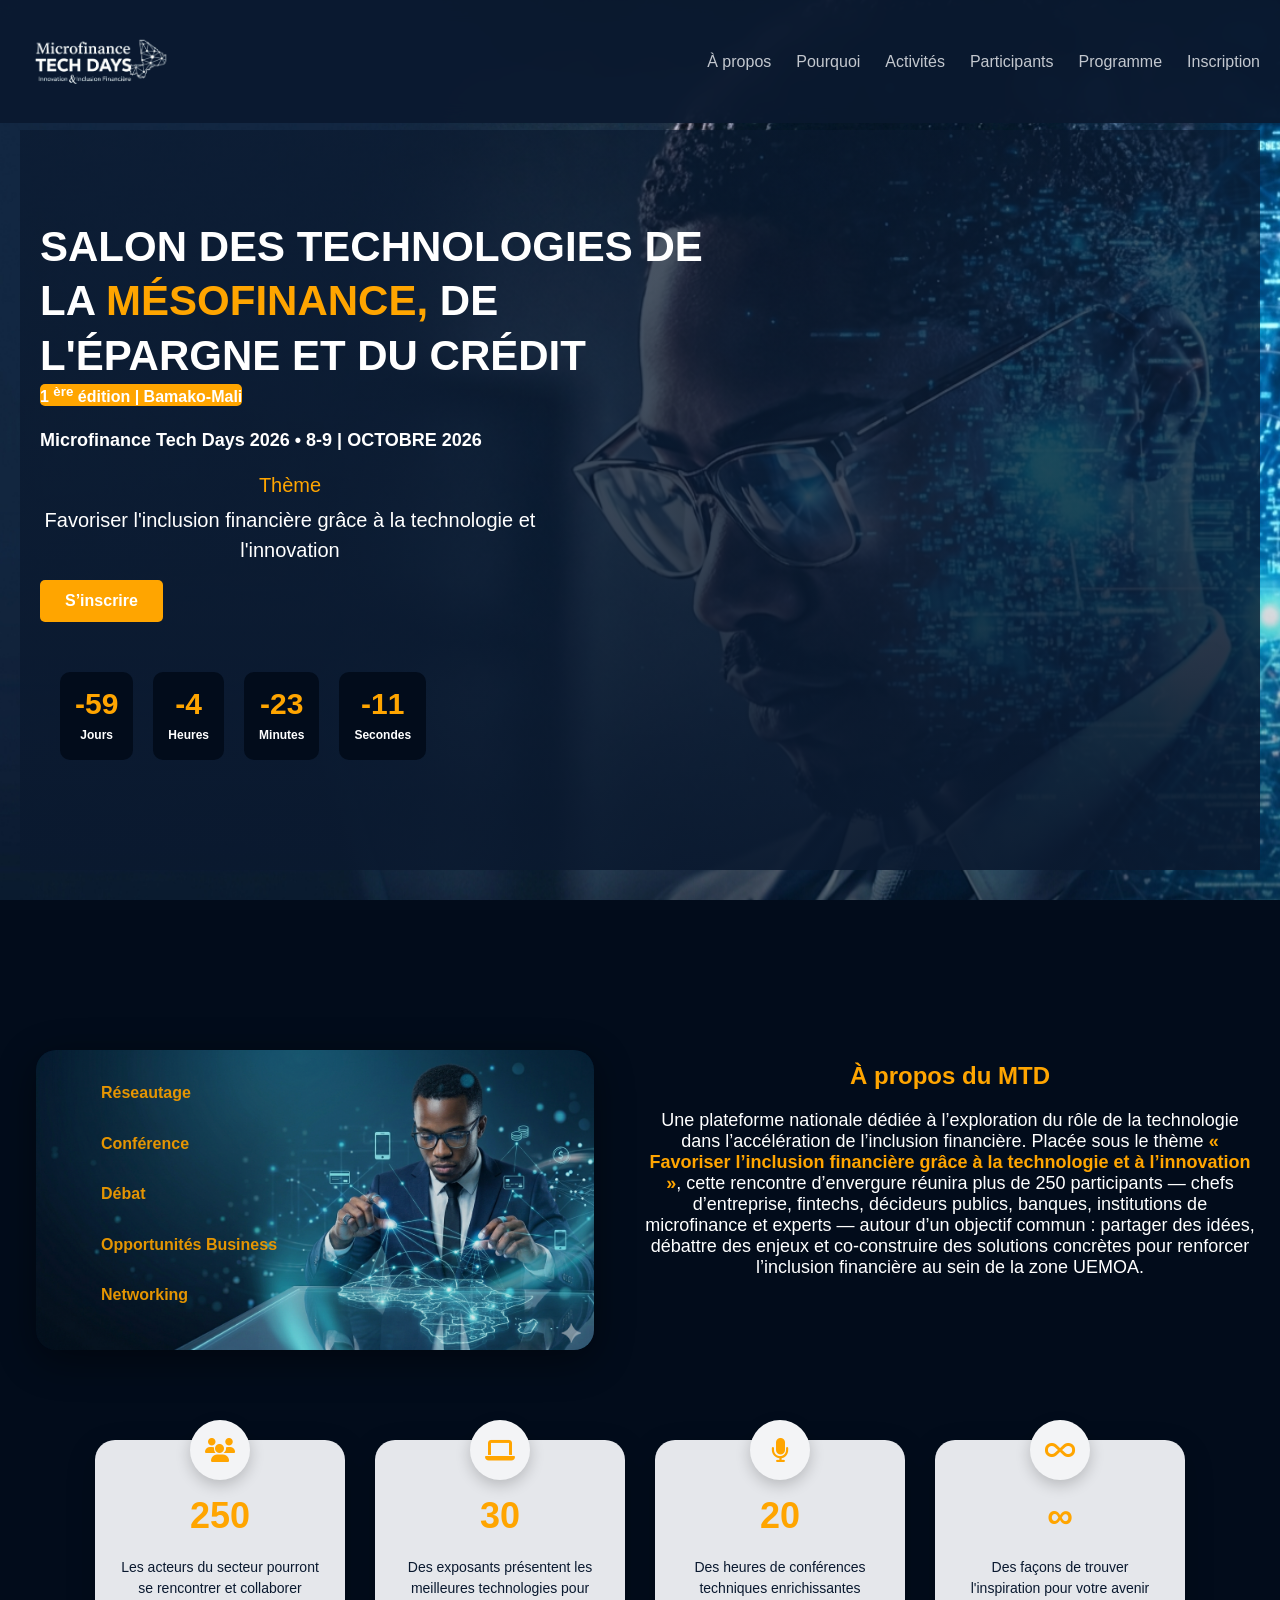
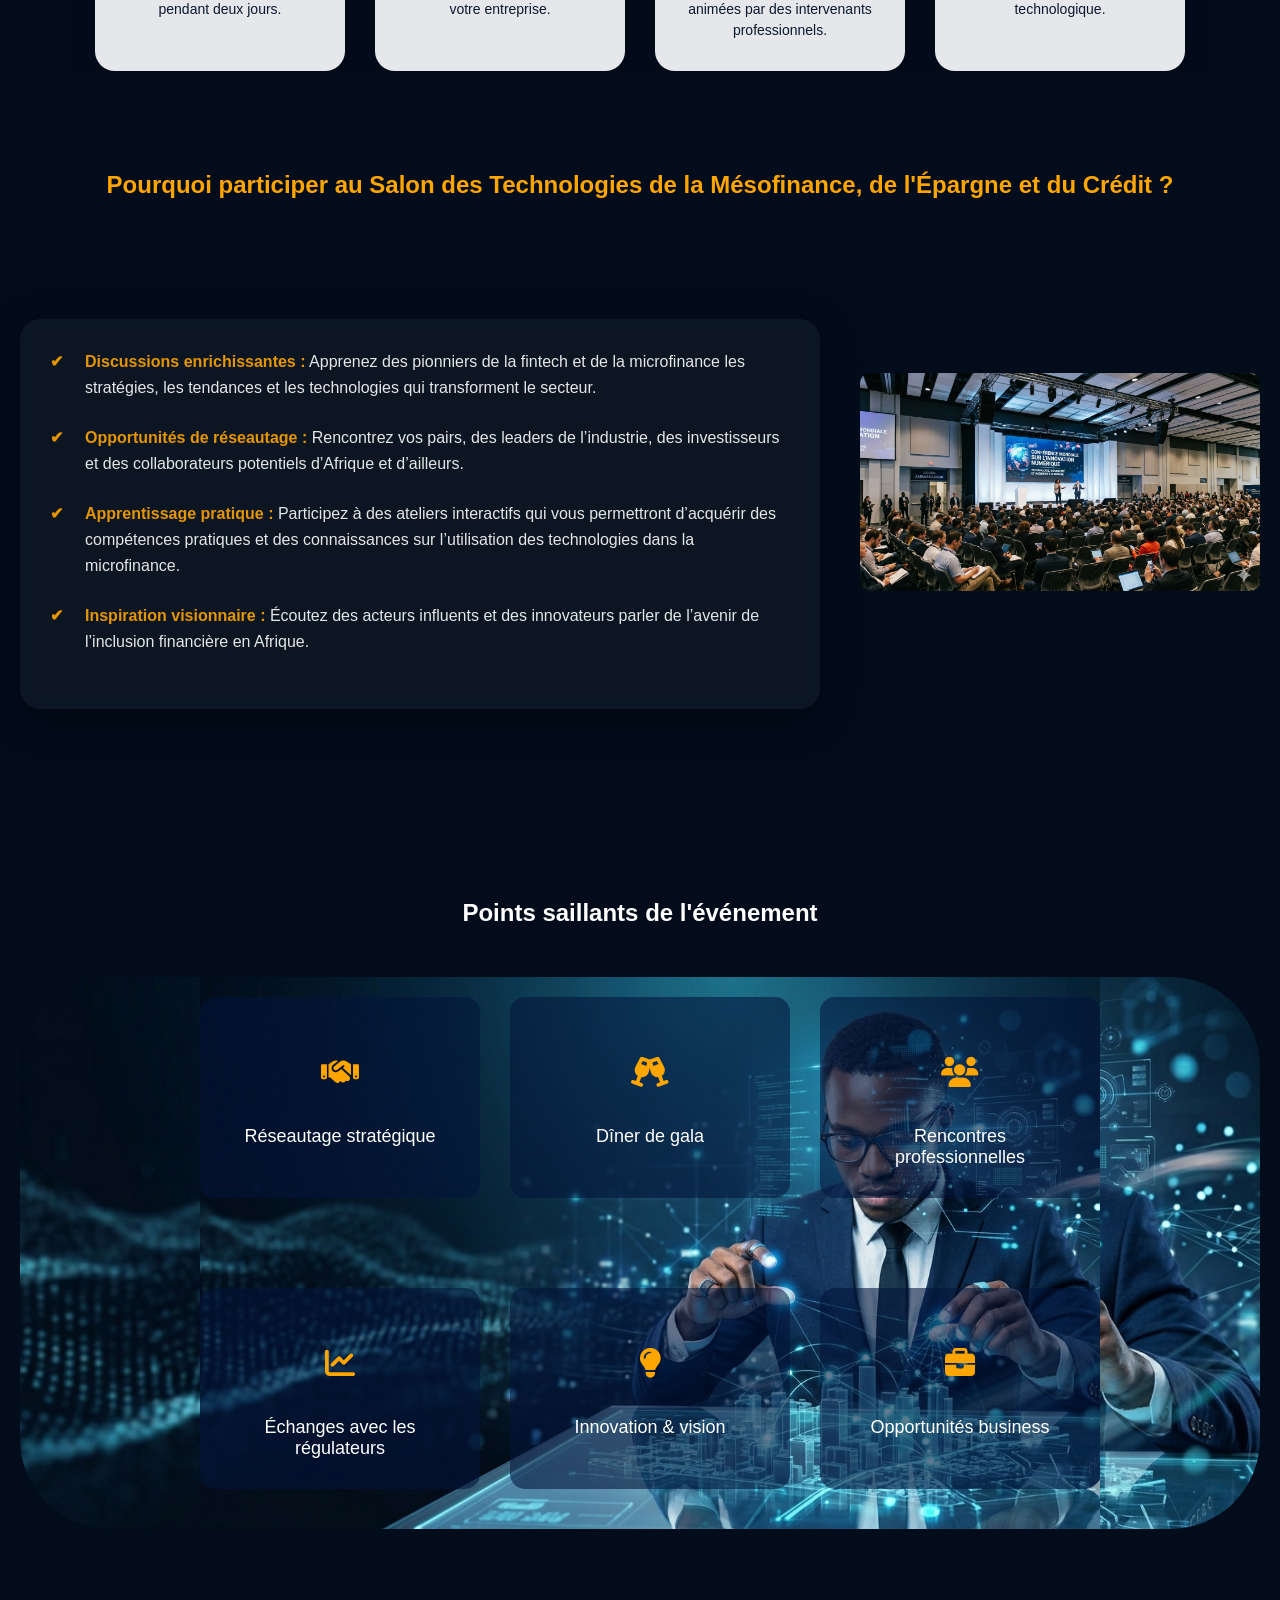
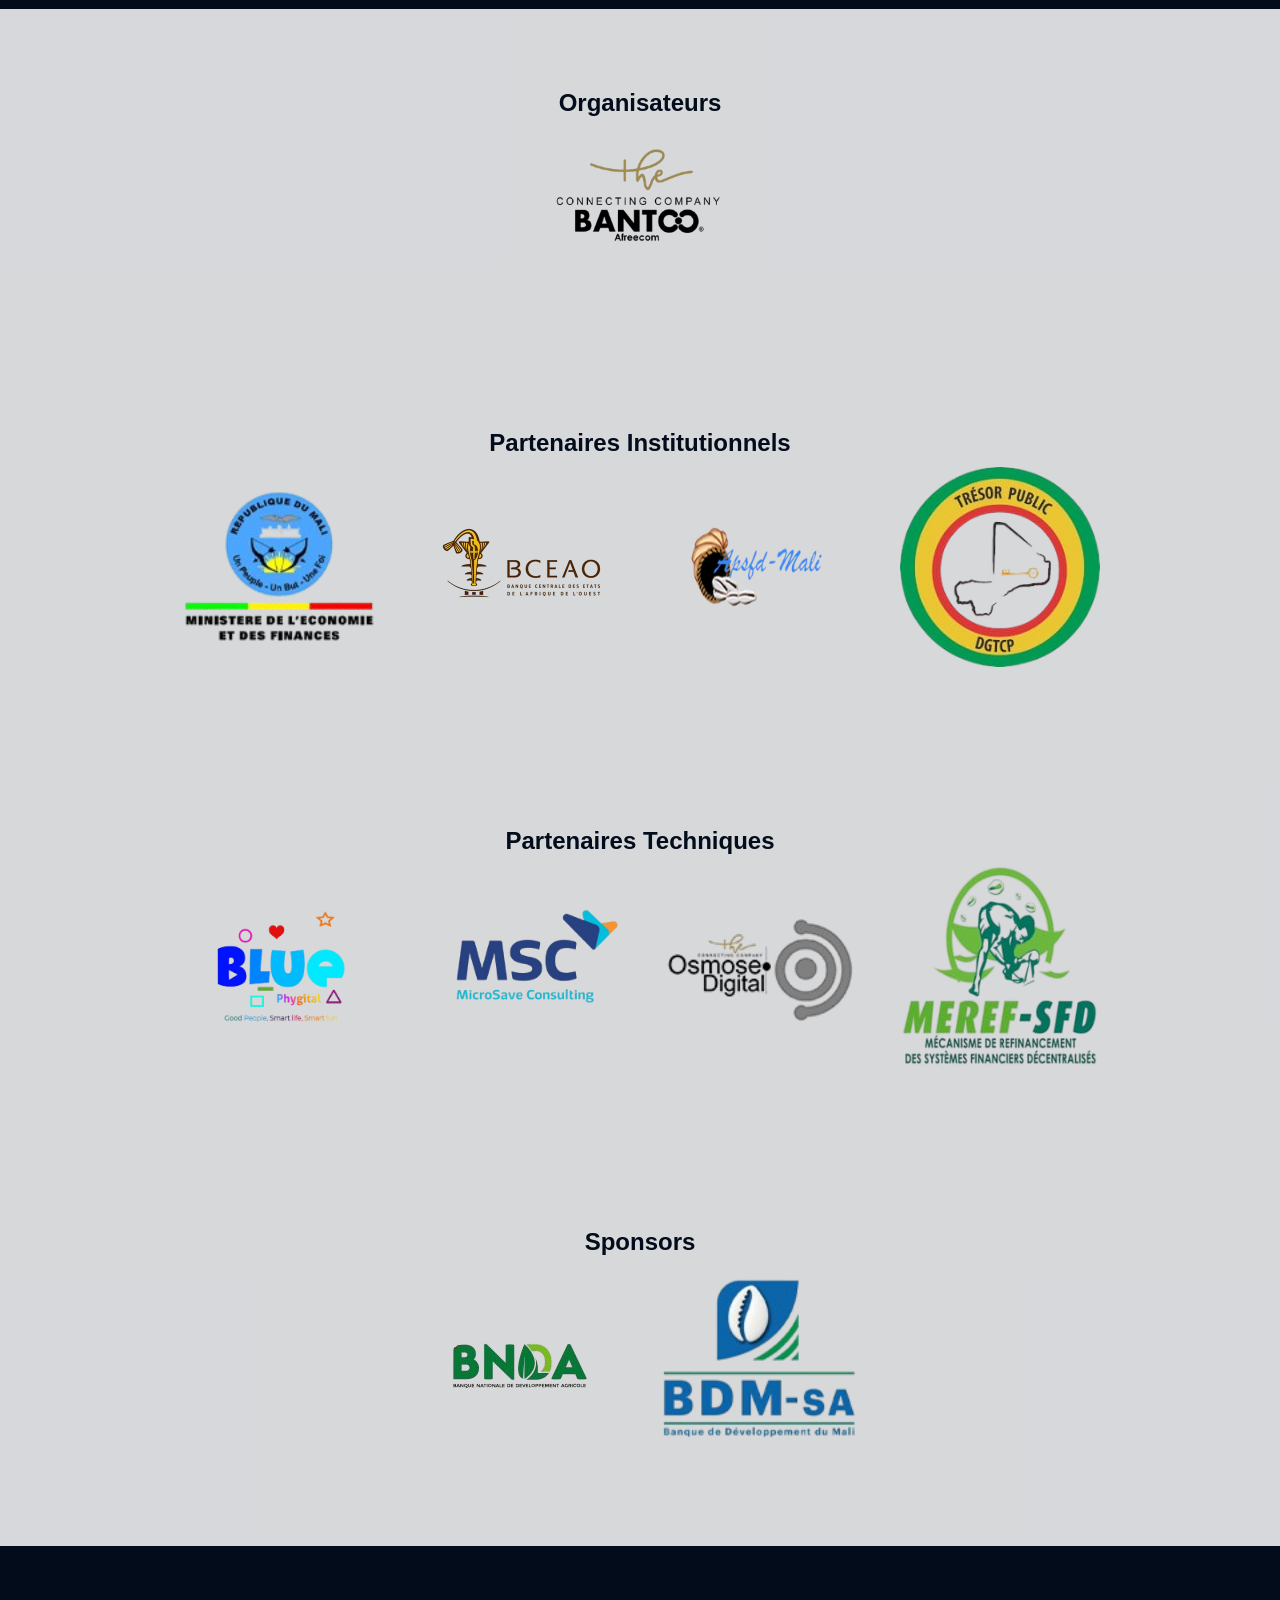
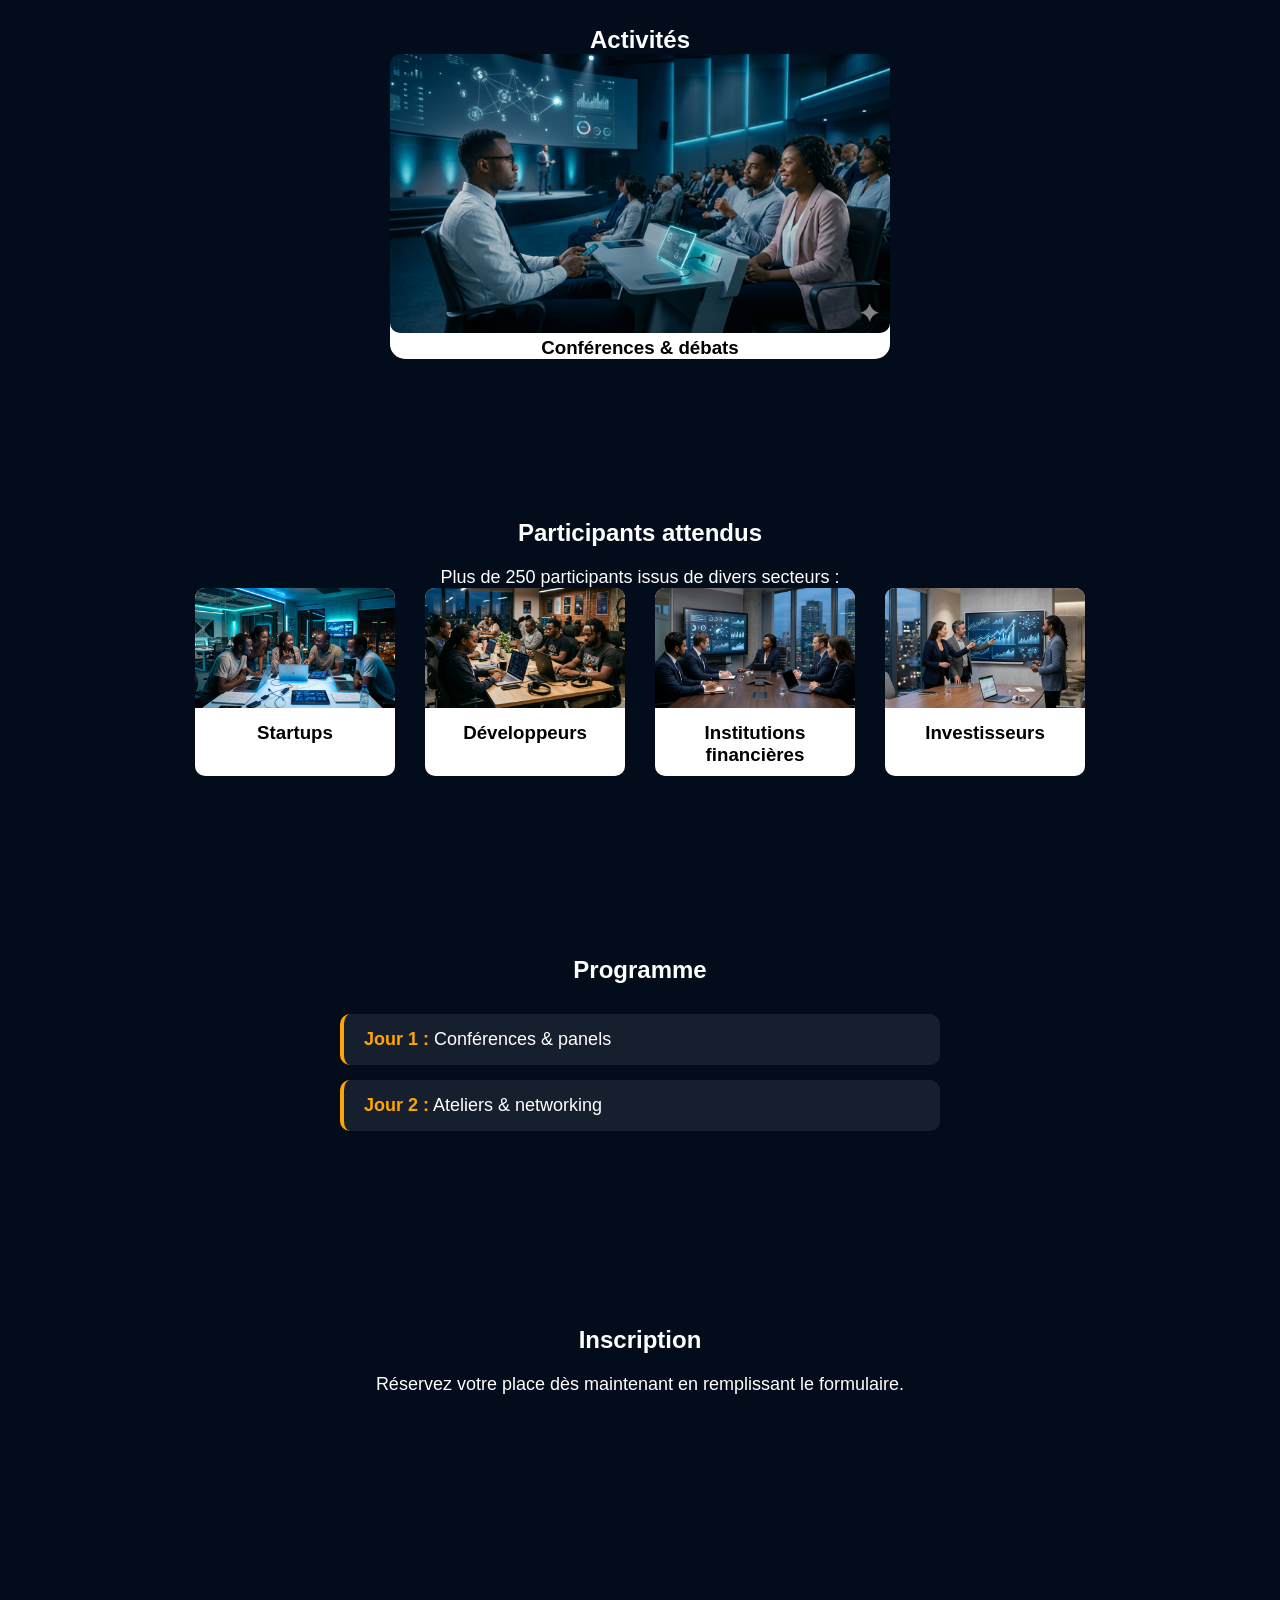
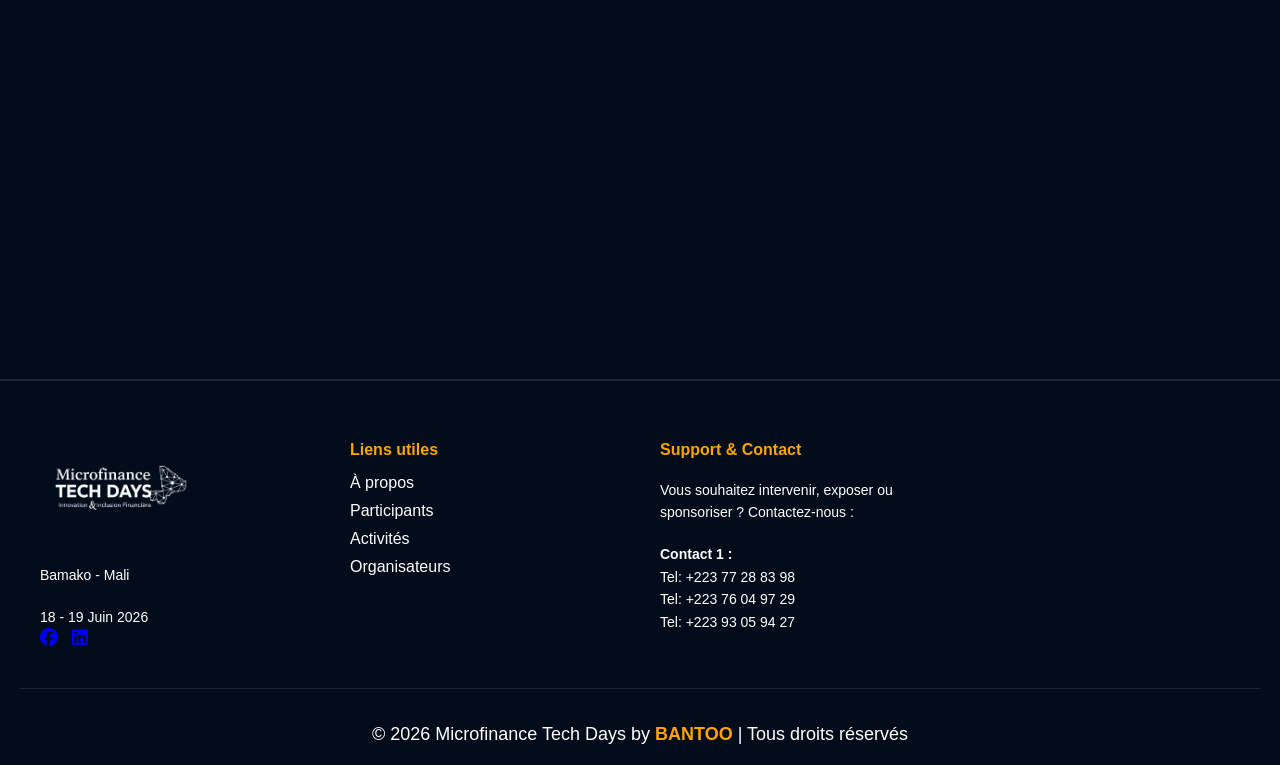
<file: index.html>
<!DOCTYPE html>
<html lang="fr">

<head>
  <meta charset="UTF-8">
  <title>Microfinance Tech Days</title>
  <meta name="viewport" content="width=device-width, initial-scale=1.0">
  <link rel="stylesheet" href="https://cdnjs.cloudflare.com/ajax/libs/font-awesome/6.5.0/css/all.min.css">
  <link rel="stylesheet" href="style.css">
</head>

<body>

  <!-- NAVBAR -->
  <header>
    <nav class="navbar">

      <div class="nav-left">
        <img src="images/logos.png" alt="logo" class="navbar-logo">
      </div>
      <div class="menu-toggle">&#9776;</div>

      <ul class="nav-links">
        <li><a href="#about">À propos</a></li>
        <li><a href="#why">Pourquoi</a></li>
        <li><a href="#activities">Activités</a></li>
        <li><a href="#participants">Participants</a></li>
        <li><a href="#program">Programme</a></li>
        <li><a href="#inscription">Inscription</a></li>
      </ul>

    </nav>
  </header>

  <!-- HERO -->
  <section id="accueil" class="hero ">
    <div class="overlay">
      <h1>SALON DES TECHNOLOGIES DE LA <strong>MÉSOFINANCE,</strong> DE L'ÉPARGNE ET DU CRÉDIT </h1>
      <h4 class="fade-in-delay">1 <sup>ère</sup> édition | Bamako-Mali</h4>
      <p class="fade-in-delay">Microfinance Tech Days 2026 • 8-9 | OCTOBRE 2026</p>

      <h2 class="fade-in-delay">Favoriser l'inclusion financière grâce à la technologie et l'innovation </h2>
      <a href="#inscription" class="btn fade-in-delay">S’inscrire</a>
      <div class="countdown">
        <div><span id="days">0</span>
          <p>Jours</p>
        </div>
        <div><span id="hours">0</span>
          <p>Heures</p>
        </div>
        <div><span id="minutes">0</span>
          <p>Minutes</p>
        </div>
        <div><span id="seconds">0</span>
          <p>Secondes</p>
        </div>
      </div>
    </div>
  </section>

  <!-- ABOUT -->
  <section id="about" class="fade-up">
    <div class="about-container">
      <div class="content">
        <ul>
          <ol>
            <li><strong>Réseautage</strong></li>
          </ol>
          <ol>
            <li><strong>Conférence</strong></li>
          </ol>
          <ol>
            <li><strong>Débat</strong></li>
          </ol>
          <ol>
            <li><strong>Opportunités Business</strong></li>
          </ol>
          <ol>
            <li><strong>Networking</strong></li>
          </ol>
        </ul>
      </div>
      <!-- <img src="images/about.png" alt="about"> -->

      <div class="text">
        <h2>À propos du <strong>MTD</strong></h2>
        <p>
          Une plateforme nationale dédiée à l’exploration du rôle de la technologie dans l’accélération de l’inclusion
          financière.
          Placée sous le thème <strong>« Favoriser l’inclusion financière grâce à la technologie et à l’innovation
            »</strong>, cette rencontre
          d’envergure réunira plus de 250 participants — chefs d’entreprise, fintechs, décideurs publics, banques,
          institutions de microfinance
          et experts — autour d’un objectif commun : partager des idées, débattre des enjeux et co-construire des
          solutions concrètes pour
          renforcer l’inclusion financière au sein de la zone UEMOA.
        </p>
      </div>
    </div>
  </section>

  <!-- STATS -->
  <div class="stats">

    <div class="stat-card">
      <div class="icon"><i class="fas fa-users"></i></div>
      <h3>250</h3>
      <p>Les acteurs du secteur pourront se rencontrer et collaborer pendant deux jours.</p>
    </div>

    <div class="stat-card">
      <div class="icon"><i class="fas fa-laptop"></i></div>
      <h3>30</h3>
      <p>Des exposants présentent les meilleures technologies pour votre entreprise.</p>
    </div>

    <div class="stat-card">
      <div class="icon"><i class="fas fa-microphone"></i></div>
      <h3>20</h3>
      <p>Des heures de conférences techniques enrichissantes animées par des intervenants professionnels.</p>
    </div>

    <div class="stat-card">
      <div class="icon"><i class="fas fa-infinity"></i></div>
      <h3>∞</h3>
      <p>Des façons de trouver l'inspiration pour votre avenir technologique.</p>
    </div>

  </div>

  <section id="why" class="fade-up">
    <h2>Pourquoi participer au Salon des Technologies de la Mésofinance, de l'Épargne et du Crédit ?</h2>

    <div class="why-container">

      <div class="why-text">
        <ol>
          <li>
            <strong>Discussions enrichissantes :</strong>
            Apprenez des pionniers de la fintech et de la microfinance les stratégies, les tendances et les technologies
            qui transforment le secteur.
          </li>

          <li>
            <strong>Opportunités de réseautage :</strong>
            Rencontrez vos pairs, des leaders de l’industrie, des investisseurs et des collaborateurs potentiels
            d’Afrique et d’ailleurs.
          </li>

          <li>
            <strong>Apprentissage pratique :</strong>
            Participez à des ateliers interactifs qui vous permettront d’acquérir des compétences pratiques et des
            connaissances sur l’utilisation des technologies dans la microfinance.
          </li>

          <li>
            <strong>Inspiration visionnaire :</strong>
            Écoutez des acteurs influents et des innovateurs parler de l’avenir de l’inclusion financière en Afrique.
          </li>
        </ol>
      </div>

      <div class="why-image">
        <img src="images/conf.png" alt="Pourquoi participer">
        <!-- <img src="images/why.png" alt="Pourquoi participer"> -->
      </div>

    </div>
  </section>

  <!-- HIGHLIGHTS -->
  <section id="highlights" class="fade-up">
    <h2>Points saillants de l'événement</h2>
    <div class="high">

      <div class="highlights-grid">

        <div class="highlight-item">
          <i class="fas fa-handshake"></i>
          <p>Réseautage stratégique</p>
        </div>

        <div class="highlight-item">
          <i class="fas fa-glass-cheers"></i>
          <p>Dîner de gala</p>
        </div>

        <div class="highlight-item">
          <i class="fas fa-users"></i>
          <p>Rencontres professionnelles</p>
        </div>

        <div class="highlight-item">
          <i class="fas fa-chart-line"></i>
          <p>Échanges avec les régulateurs</p>
        </div>

        <div class="highlight-item">
          <i class="fas fa-lightbulb"></i>
          <p>Innovation & vision</p>
        </div>

        <div class="highlight-item">
          <i class="fas fa-briefcase"></i>
          <p>Opportunités business</p>
        </div>

      </div>
  </section>

  <!-- ORGANIZERS -->
  <section id="organizers" class="fade-up">
    <h2>Organisateurs</h2>
    <div class="logos">
      <img src="images/organisateur.png">
    </div>
  </section>

  <!-- PARTNERS -->
  <section id="partners" class="fade-up">
    <h2>Partenaires Institutionnels</h2>
    <div class="logos">
      <img src="images/Mnn.png">
      <img src="images/bceaolog.png">
      <img src="images/sponlog.png">
      <img src="images/tresor.png" alt="">

    </div>
  </section>

  <!-- PARTNERS -->
  <section id="partnerstech" class="fade-up">
    <h2>Partenaires Techniques</h2>
    <div class="logos">
      <img src="images/blue.png">
      <img src="images/msc.png">
      <img src="images/osm.png">
      <img src="images/mref.png">

    </div>
  </section>

  <!-- PARTNERS -->
  <!-- <section id="partnerscom" class="fade-up">
  <h2>Partenaires Communication</h2>
  <div class="logos">
    <img src="images/Mnn.png">
    <img src="images/sponlog.png">
    
  </div>
</section> -->

  <!-- SPONSORS -->
  <section id="sponsors" class="fade-up">
    <h2>Sponsors</h2>
    <div class="logos">
      <img src="images/bnda_mali_logo.png">
      <img src="images/bdmss.png">
    </div>
  </section>


  <!-- ACTIVITIES -->
  <section id="activities">
    <div class="activities-container">
      <h2>Activités</h2>
      <div class="carousel">
        <div class="card active">
          <img src="images/conference.png" alt="">
          <h3>Conférences & débats</h3>
        </div>

        <div class="card">
          <img src="images/exposition.png" alt="">
          <h3>Expositions & démonstrations</h3>
        </div>

        <div class="card">
          <img src="images/atelier.png" alt="">
          <h3>Ateliers</h3>
        </div>
      </div>
    </div>
  </section>

  <section id="participants" class="fade-up">
    <h2>Participants attendus</h2>
    <p>Plus de 250 participants issus de divers secteurs :</p>

    <div class="participants-container">

      <div class="participant-card">
        <img src="images/startup.png" alt="">
        <h3>Startups</h3>
      </div>

      <div class="participant-card">
        <img src="images/dev.png" alt="">
        <h3>Développeurs</h3>
      </div>

      <div class="participant-card">
        <img src="images/institution.png" alt="">
        <h3>Institutions financières</h3>
      </div>

      <div class="participant-card">
        <img src="images/investisseur.png" alt="">
        <h3>Investisseurs</h3>
      </div>

    </div>
  </section>

  <!-- PROGRAM -->
  <section id="program" class="fade-up">
    <h2>Programme</h2>
    <p><strong>Jour 1 :</strong> Conférences & panels</p>
    <p><strong>Jour 2 :</strong> Ateliers & networking</p>
  </section>

  <!-- INSCRIPTION -->
  <section id="inscription" class="fade-up">
    <h2>Inscription</h2>
    <p>Réservez votre place dès maintenant en remplissant le formulaire.</p>
    <div class="form-container">
      <iframe src="https://forms.gle/xiPjMH4er3DZVUmT6" width="100%" height="500" frameborder="0">
      </iframe>
    </div>
  </section>

  <!-- FOOTER -->
  <footer>

    <div class="footer-container">

      <div class="footer-col">
        <img src="images/logos.png" alt="logo" class="footer-logo">
        <p>Bamako - Mali</p>
        <p>18 - 19 Juin 2026</p>

        <div class="socials">
          <a href="https://www.facebook.com/profile.php?id=61573254868620 "><i class="fab fa-facebook"></i></a>
          <a href="https://www.linkedin.com/company/microfinance-tech-days/?viewAsMember=true"><i
              class="fab fa-linkedin"> </i></a>
        </div>
      </div>

      <div class="footer-col">
        <h4>Liens utiles</h4>
        <ul>
          <li><a href="#about">À propos</a></li>
          <li><a href="#participants">Participants</a></li>
          <li><a href="#activities">Activités</a></li>
          <li><a href="#organizers">Organisateurs</a></li>
        </ul>
      </div>

      <!--     
    <div class="footer-col">
      <h4>Informations</h4>
      <ul>
        <li><a href="#">Politique de confidentialité</a></li>
        <li><a href="#">Conditions d'utilisation</a></li>
      </ul>
    </div> -->

      <div class="footer-col">
        <h4>Support & Contact</h4>
        <p>Vous souhaitez intervenir, exposer ou sponsoriser ? Contactez-nous :</p>

        <p><strong>Contact 1 :</strong><br>
          <!-- Email: contact@event.com<br> -->
          Tel: +223 77 28 83 98 <br>
          Tel: +223 76 04 97 29<br>
          Tel: +223 93 05 94 27</p>
      </div>

    </div>

    <div class="footer-bottom">
      <p>© 2026 Microfinance Tech Days by <strong style="color: orange;">BANTOO</strong> | Tous droits réservés</p>
    </div>

  </footer>

  <script src="script.js"></script>
</body>

</html>
</file>
<file: style.css>
* {
  margin: 0;
  padding: 0;
  box-sizing: border-box;
  font-family: 'Arial', sans-serif;
}

body {
  background: rgba(2,12,27,0.9);
  color: white;
}

p {
  margin-top: 20px;
  font-size: 18px;
}

/* NAVBAR ALIGNEMENT */
.navbar {
  display: flex;
  justify-content: space-between;
  align-items: center; 
  padding: 15px 20px;
  background: transparent; 
  transition: 0.3s;
  position: fixed;
  width: 100%;
  /* background-color: #ecb131; */
  z-index: 1000;
  backdrop-filter: blur(10px);
}

.navbar.scrolled {
  background: #0a192f;
  box-shadow: 0 5px 20px rgba(0,0,0,0.3);
}

/* LOGO */
.navbar-logo {
  width: 150px;
  height: auto;
  /* filter: drop-shadow(0 0 5px white); */
  border-radius: 5px;
}

/* NAV LINKS */
.nav-links {
  display: flex;
  list-style: none;
  align-items: center;
}

.nav-links li {
  margin-left: 25px;
}

.nav-links a {
  color: #eaedf1d3; 
  text-decoration: none;
  transition: 0.3s;
}

.nav-links a:hover {
  color: orange;
}

/* HERO */
.hero {
  height: 100vh;
  background: url('images/backbg.png') no-repeat center center/cover;
  position: relative;
  opacity: 0;
  animation: heroFade 1s ease forwards;
  transform: translateY(30px);
}
.fade-in-delay {
  opacity: 0;
  transform: translateY(20px);
  animation: heroFade 1s ease forwards;
  animation-delay: 0.5s;
}
.overlay {
  margin-top: 50px ;
  position: relative;
  width: 100%;
  height: 100%;
  background: linear-gradient(
    rgba(10,25,47,0.7),
    rgba(10,25,47,0.9)
  );
  display: flex;
  flex-direction: column;
  align-items: flex-start; 
  padding-left: 20px;
  justify-content: center;
  align-items: flex-start;
}
.overlay h1 {
  font-size: 42px;
  font-weight: 800;
  line-height: 1.3;
  text-transform: uppercase;
  text-align: left;
  max-width: 700px;
}

.overlay h1 strong {
  color: orange;
}

.overlay h4 {
  display: inline-block;
  text-align: right;
  background-color: orange;
  color: white;
  line-height: 1.2;
  height: fit-content;
  border-radius: 5px;
  font-weight: bold;
  font-weight: italic;
  align-self:flex-start;
}

.overlay p {
  /* margin-top: 15px; */
  font-size: 18px;
  font-weight: 600;
  max-width: 600px;
  line-height: 1.6;
}

.overlay h2 {
  margin-top: 15px;
  font-size: 20px;
  font-weight: 400;
  max-width: 500px;
  line-height: 1.5;
}
.overlay h2::before {
  content: "Thème";
  display: block;
  color: orange;
  /* font-weight: bolder; */
  font-family: Impact, Haettenschweiler, 'Arial Narrow Bold', sans-serif;
  margin-bottom: 5px;
}

.btn {
  margin-top: 15px;
  padding: 10px 20px;
  text-align: center;
  justify-content: center;
  background: orange;
  color: white;
  font-weight: bold;
  border: none;
  border-radius: 5px;
  max-width: 200px;
  padding: 12px 25px;
  text-decoration: none;
  transition: 0.3s;
}


/* SECTIONS */
section {
  padding: 80px 20px;
  text-align: center;
  background-color: #020c1b;
}

/* ABOUT */
.about-container {
  display: flex;
  align-items: center;
  gap: 30px;
  flex-wrap: wrap;

}
.about-container h2 {
  margin-bottom: 20px;
  color: orange;
}

.about-container .content {
  width: 45%;
  background: url('images/about.png') no-repeat center center/cover;
  height: 300px;
  overflow: hidden;
  position: relative;
  padding: 80px 20px;
  display: flex;
  margin: 40px auto;
  padding: 30px;
  border-radius: 20px;
  backdrop-filter: blur(10px);
  box-shadow: 0 10px 40px rgba(0,0,0,0.5);
  text-align: left;
  opacity: 0.9;
  transform: translateY(30px);
  animation: fadeInUp 1s ease forwards;
}

.content ol {
  list-style: none;
}

.content li {
  margin-bottom: 25px;
  position: relative;
  padding-left: 35px;
  line-height: 1.6;
}

/* .content li::before {
  content: "✔";
  position: absolute;
  left: 0;
  color: orange;
  font-weight: bold;
} */

.about-container .text {
  width: 50%;

}

.about-container strong {
  color: orange;
  font-weight: bold;
}

/*Activities*/

.activities-container {
  max-width: 1200px;
  margin: auto;
}

.carousel {

  position: relative;
  width: 500px;
  margin: auto;
}

.card {
  display: none;
  text-align: center;
  background: white;
  color: black;
  /* padding: 5px; */
  border-radius: 15px;
  transition: 0.5s;
}

.card img {
  width: 100%;
  border-radius: 10px;
}

.card.active {
  display: block;
}

.card:hover {
  transform: scale(1.05);
}

/* Participant Card */

.participants-container {
  display: flex;
  justify-content: center;
  gap: 30px;
  flex-wrap: wrap;
  color: orange;
}

.participant-card {
  width: 200px;
  background: white;
  color: black;
  border-radius: 10px;
  overflow: hidden;
  transition: 0.3s;
}

.participant-card img {
  width: 100%;
  height: 120px;
  object-fit: cover;
}

.participant-card h3 {
  padding: 10px;
}

.participant-card:hover {
  transform: translateY(-5px);
}

.card,
.participant-card,
.highlight-item {
  transition: transform 0.3s ease, box-shadow 0.3s ease;
}

.card:hover,
.participant-card:hover,
.highlight-item:hover {
  box-shadow: 0 10px 30px rgba(0,0,0,0.3);
}

/* HIGHLIGHTS */

.high{
  display: flex;
  justify-content: center;
  gap: 30px;
  flex-wrap: wrap;margin-top: 50px ;
  position: relative;
  width: 100%;
  height: 100%;
  background: url('images/bg.png') no-repeat center center/cover;
  flex-direction: column;
  align-items: flex-start; 
  padding-left: 20px;
  border-radius: 90px;
}
#highlights {
  position: relative;
  padding: 80px 20px;
  text-align: center;
  overflow: hidden;
  /* color: orange; */
}
.highlights h2 {
  margin-bottom: 40px;
  color: orange;

}
.highlights-grid {
  display: grid;
  grid-template-columns: repeat(3, 1fr);
  gap: 30px;
  max-width: 900px;
  margin: auto;
  margin-top: 40px;
  background: url('images/bg.png') no-repeat center center/cover;
  gap: 30px;
  max-width: 900px;
  margin: auto;
}

.highlight-item {
  position: relative;
  background: rgba(2, 20, 59, 0.568);
  padding: 30px;
  border-radius: 15px;
  transition: 0.3s;
  overflow: hidden; 
  margin-bottom: 40px;
  margin-top: 20px;
}

.highlight-item i {
  margin-top: 30px;
  font-size: 30px;
  color: orange;
  overflow: hidden;
}

.highlight-item i {
  font-size: 30px;
  color: orange;
  margin-bottom: 15px;
}

.highlight-item::before {
  content: "";
  position: absolute;
  width: 100%;
  height: 0%;
  bottom: 0;
  left: 0;
  background: rgba(255,165,0,0.1);
  transition: 0.4s;
}

.highlight-item:hover::before {
  height: 100%;
}

.highlight-item:hover {
  transform: translateY(-8px);
  background: rgba(255,255,255,0.1);
}


/* Logos of partners, sponsors and organizers */
.logos {
  display: flex;
  justify-content: center;
  gap: 40px;
  flex-wrap: wrap;
  margin-top: 10px;
  /* background: rgba(255, 255, 255, 0.425); */
}

.logos img {
  width: 200px;
  height:auto;
  opacity: 1;
  transition: 0.3s;
  max-width: 100%;
  
}

.logos img:hover {
  opacity: 1.5;
  transform: scale(1.05);
}

#organizers,
#partners,
#sponsors,
#partnerstech,
#partnerscom,
#sponsors {
  padding: 80px 20px;
  text-align: center;
  background: rgba(255, 255, 255, 0.822);
  color: #020c1b;
  font-weight: bold;
  
}

/* Fade-up Animation */
.fade-up {
  opacity: 0;
  transform: translateY(40px);
  transition: all 0.8s ease;
}

.fade-up.show {
  opacity: 1;
  transform: translateY(0);
}

/* COUNTDOWN */
.countdown {
  display: flex;
  justify-content: center;
  gap: 20px;
  margin-top: 30px;
  flex-wrap: wrap;
  padding: 20px;
  border-radius: 10px;
}

.countdown div {
  background: #020c1b;
  padding: 15px;
  border-radius: 10px;
  min-width: 70px;
  transition: 0.3s;
}

.countdown div:hover {
  transform: scale(1.1);
  background: #020c1b65;
}

.countdown span {
  font-size: 30px;
  font-weight: bolder;
  color: orange;
}


.countdown p {
  font-size: 12px;
  margin-top: 5px;
}

/* WHY SECTION */
#why {
  background: #020c1b;
  padding: 100px 20px;
}

#why h2 {
  text-align: center;
  margin-bottom: 50px;
  color: orange;
}

#why strong {
  color: orange;
  font-weight: bold;
}

/* Section WHY */
.why-container {
  display: flex;
  align-items: center;
  justify-content: center;
  gap: 40px;
  flex-wrap: wrap;
}

.why-text {
  max-width: 800px;
  margin: 40px auto;
  padding: 30px;
  background: rgba(255, 255, 255, 0.05);
  border-radius: 20px;
  backdrop-filter: blur(10px);
  box-shadow: 0 10px 40px rgba(0,0,0,0.5);
  text-align: left;
  opacity: 0.9;
  transform: translateY(30px);
  animation: fadeInUp 1s ease forwards;
}

.why-text ol {
  list-style: none;
}

.why-text li {
  margin-bottom: 25px;
  position: relative;
  padding-left: 35px;
  line-height: 1.6;
}

.why-text li::before {
  content: "✔";
  position: absolute;
  left: 0;
  color: orange;
  font-weight: bold;
}

/* TITRES */
.why-text strong {
  color: white;
}

/* IMAGE */
.why-image {
  flex: 1;
  min-width: 300px;
  text-align: center;
}

.why-image img {
  width: 100%;
  max-width: 400px;
  border-radius: 10px;
}

@keyframes fadeUp {
  to {
    opacity: 1;
    transform: translateY(0);
  }
}

/* STATS SECTION */
.stats {
  display: flex;
  justify-content: center;
  gap: 30px;
  flex-wrap: wrap;
  background: #020c1b;
}

.stat-card {
  background: #e5e7eb;
  color: #0a192f;
  width: 250px;
  padding: 30px 20px;
  border-radius: 20px;
  text-align: center;
  position: relative;
  transition: 0.3s;
  box-shadow: 0 10px 30px rgba(0,0,0,0.2);
}

.stat-card:hover {
  transform: translateY(-10px);
}

/* ICON */
.stat-card .icon {
  width: 60px;
  height: 60px;
  background: #f3f4f6;
  border-radius: 50%;
  display: flex;
  align-items: center;
  justify-content: center;
  margin: -50px auto 15px;
  box-shadow: 0 5px 15px rgba(0,0,0,0.2);
}

.stat-card .icon i {
  color: orange;
  font-size: 24px;
}

/* CHIFFRES */
.stat-card h3 {
  font-size: 36px;
  color: orange;
  margin: 10px 0;
}

/* TEXTE */
.stat-card p {
  font-size: 14px;
  line-height: 1.5;
}

/* PROGRAM SECTION */
#program {
  background: #020c1b;
  padding: 100px 20px;
}

#program h2 {
  margin-bottom: 30px;
}

/* Style des lignes Jour */
#program p {
  background: rgba(255, 255, 255, 0.08);
  padding: 15px 20px;
  margin: 15px auto;
  max-width: 600px;
  border-radius: 10px;
  text-align: left;
  transition: 0.3s;
  border-left: 4px solid orange;
}

/* Hover effet pro */
#program p:hover {
  background: rgba(255, 255, 255, 0.15);
  transform: translateX(5px);
}

/* Jour en valeur */
#program strong {
  color: orange;
}
.form-container {
  max-width: 800px;
  margin: auto;
}

/* FOOTER */
footer {
  background: #020c1b;
  padding: 60px 20px 20px;
  border-top: 2px solid rgba(255,255,255,0.1);
}

/* CONTAINER */
.footer-container {
  display: grid;
  grid-template-columns: repeat(4, 1fr);
  gap: 40px;
  max-width: 1200px;
  margin: auto;
  
}

/* COL */
.footer-col h4 {
  margin-bottom: 15px;
  color: orange;
}

.footer-col p {
  font-size: 14px;
  line-height: 1.6;
  color: white;
}

.footer-col ul {
  list-style: none;
}

.footer-col ul li {
  margin-bottom: 10px;
}

.footer-col ul li a {
  color: white;
  text-decoration: none;
  transition: 0.3s;
}

.footer-col ul li a:hover {
  color: orange;
}


/* LOGO */
.footer-logo {
  width: 150px;
  margin-bottom: 10px;
}

/* SOCIALS */
.socials i {
  margin-right: 10px;
  font-size: 18px;
  cursor: pointer;
  transition: 0.3s;
}

.socials i:hover {
  color: orange;
}

/* BOTTOM */
.footer-bottom {
  text-align: center;
  border-top: 1px solid rgba(255,255,255,0.1);
  margin-top: 40px;
  padding-top: 15px;
  font-size: 14px;
}
.menu-toggle {
  display: none;
  font-size: 25px;
  cursor: pointer;
}

/* MOBILE */
@media (max-width: 768px) {

  .menu-toggle {
    display: block;
  }

  .nav-links {
    position: absolute;
    top: 60px;
    right: 0;
    background: #0a192f;
    flex-direction: column;
    width: 200px;
    display: none;
  }

  .nav-links.active {
    display: flex;
  }

  .nav-links li {
    margin: 15px 0;
    text-align: center;
  }

  .about-container {
    flex-direction: column;
  }

  .overlay {
    padding: 20px;
    align-items: center;
    text-align: center;
  }

  .overlay h1 {
    font-size: 28px;
  }

  .hero-header {
    flex-direction: column;
    align-items: center;
  }

  .edition {
    margin-top: 10px;
  }

  img {
  max-width: 100%;
  height: auto;
}

.participants-container,
  .speakers-container {
    flex-direction: column;
    align-items: center;
  }
}

@media (max-width: 992px) {
  .highlights-grid {
    grid-template-columns: repeat(2, 1fr);
  }
  .footer-container {
    grid-template-columns: repeat(2, 1fr);
  }

}


@media (max-width: 600px) {
  .highlights-grid {
    grid-template-columns: 1fr;
  }
  .footer-container {
    grid-template-columns: 1fr;
    text-align: center;
  }

  .socials {
    margin-top: 10px;
  }
}

@keyframes heroFade {
  to {
    opacity: 1;
    transform: translateY(0);
  }
}

 @media (max-width: 768px) { 
  
  .hero {
    height: 60vh;
  }
  .overlay {
    padding: 20px;
  }
  .overlay h1 {
    font-size: 28px;
  }
  .overlay p {
    font-size: 16px;
  }
  .btn {
    padding: 8px 16px;
    font-size: 14px;
  }
  .card {
    width: 100%;

  }
  .navbar .nav-links {
        display: none;
        flex-direction: column;
        width: 100%;
        position: absolute;
        top: 60px;
        left: 0;
        background-color: #333;
        text-align: center;
        padding: 1rem 0;
        gap: 15px;
        
    }

    .navbar .nav-links li {
        margin: 0.8rem 0;
    }
  .carousel {
    width: 100%;
  }
  .about-container {
    flex-direction: column;
  }

  .about-container img,
  .about-container .text {
    width: 100%;
  }

  .stats {
    flex-direction: column;
    align-items: center;
  }

  .stat-card {
    width: 90%;
  }
}
</file>
